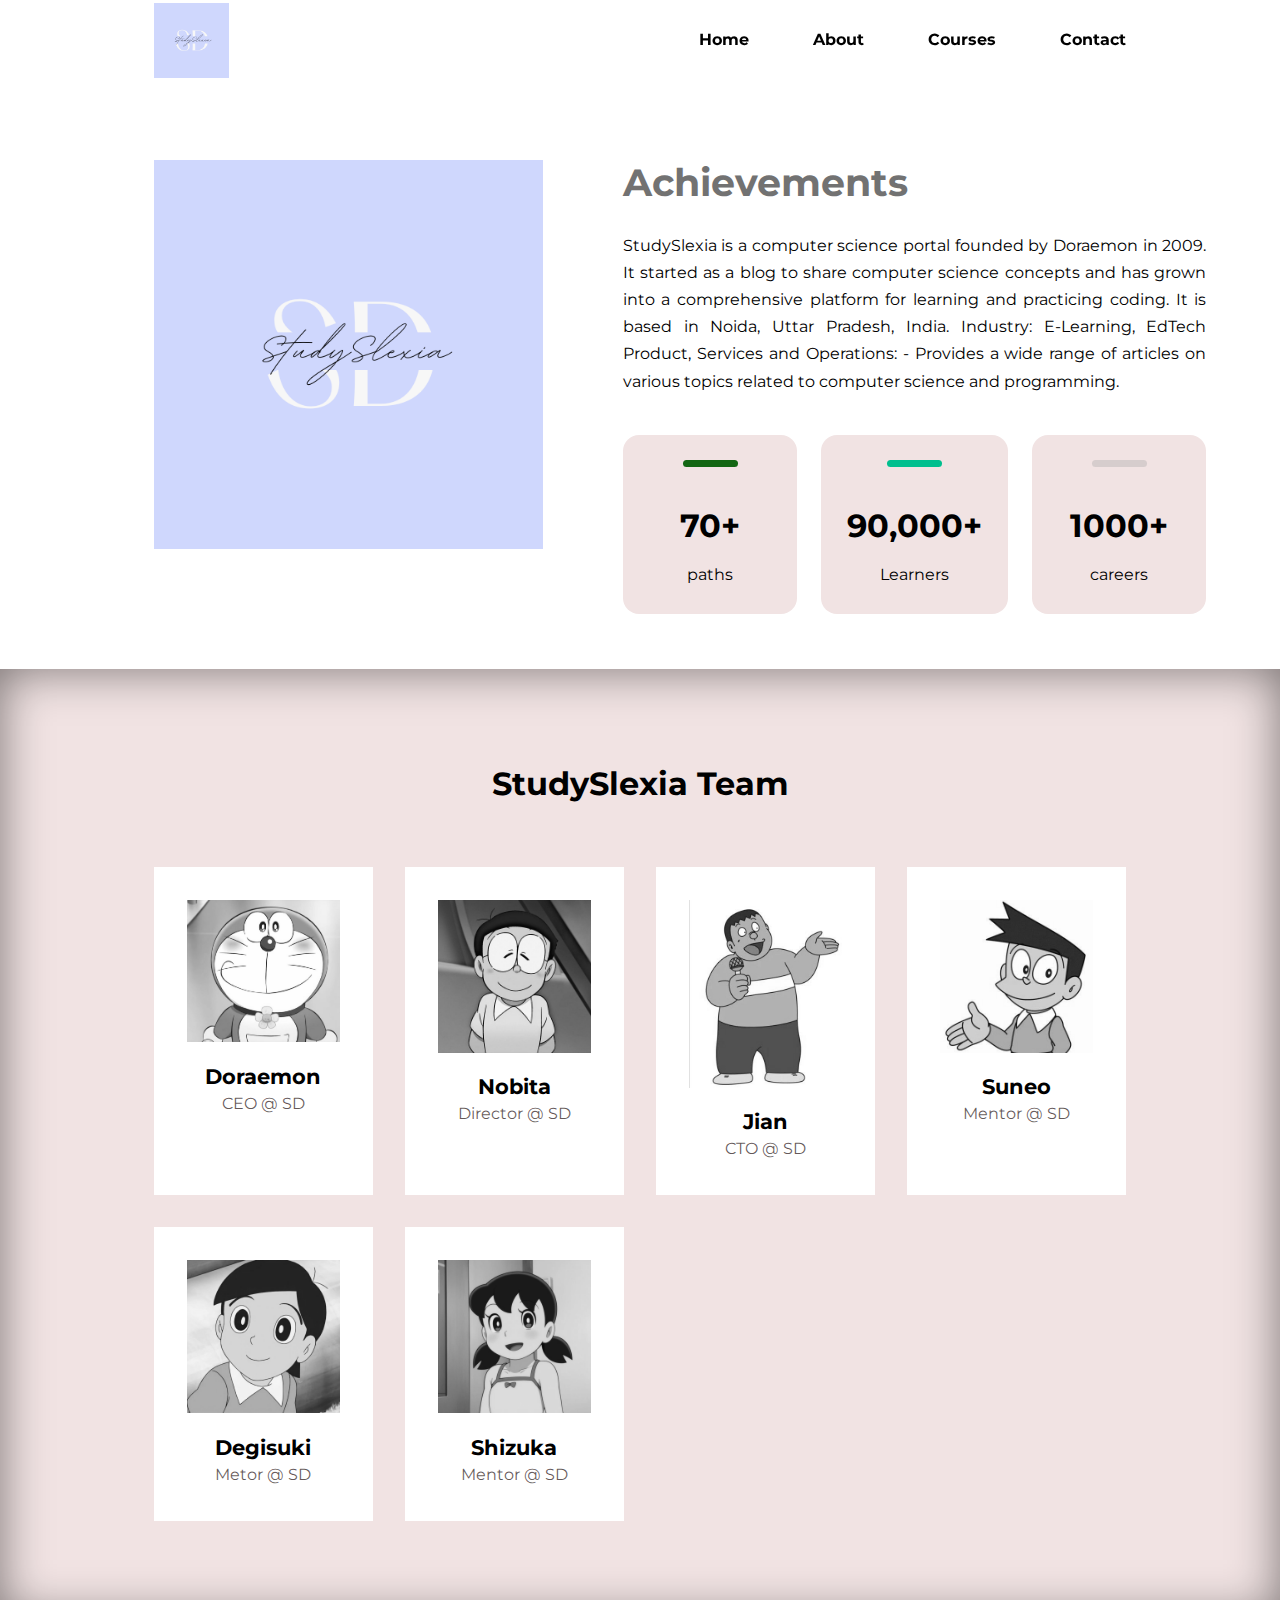
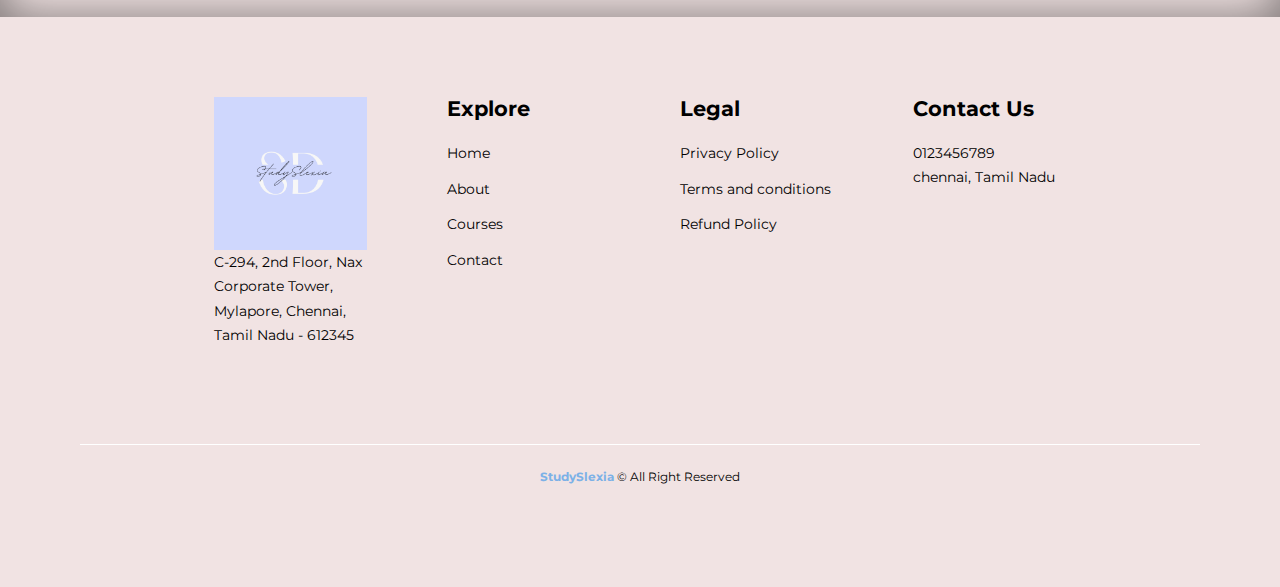
<file: about.html>
<!-- -------------------------- about.html ------------------ -->

<!DOCTYPE html>
<html lang="en">

<head>
	<meta charset="UTF-8">
	<meta name="viewport" content=
"width=device-width, initial-scale=1.0">
	<link rel="shortcut icon" href=
"https://media.StudySlexia.org/wp-content/uploads/20240229175223/1st.png"
		type="image/x-icon">
	<title>StudySlexia</title> 

	<!------------Iconscout CDN--------------------->
	<link rel="stylesheet" href=
"https://unicons.iconscout.com/release/v4.0.8/css/line.css">
	<link rel="stylesheet" href="./style.css">
	<link rel="stylesheet" href="./about.css">

	<!-- --------------Google Fonts--------------------- -->
	<link rel="preconnect" href="https://fonts.googleapis.com">
	<link rel="preconnect" href="https://fonts.gstatic.com">
	<link href=
"https://fonts.googleapis.com/css2?family=Montserrat:ital,wght@0,100..900;1,100..900&display=swap"
		rel="stylesheet">

</head>

<body>
	<nav>
		<div class="container nav__container">
			<a href="index.html">
				<img src=
"StudySlexia.png"
					style="width: 75px;">
			</a>
			<ul class="nav__menu">
				<li><a href="./index.html">Home</a></li>
				<li><a href="./about.html">About</a></li>
				<li><a href="./courses.html">Courses</a></li>
				<li><a href="./contact.html">Contact</a></li>
			</ul>
			<button id="open-menu-btn">
				<i class="uil uil-bars"></i>
			</button>
			<button id="close-menu-btn">
				<i class="uil uil-multiply"></i>
			</button>
		</div>
	</nav>
	<!-- ===================End Navbar====================== -->
	<div class="about__achievements">
		<div class="container about__achievements-container">
			<div class="about__achievements-left">
				<img src="StudySlexia.png" alt="My Logo">

			</div>
			<div class="about__achievements-right">
				<h1 style="color: rgb(114, 114, 114);">
					Achievements
				</h1>
				<p style="text-align: justify;">
					StudySlexia is a computer science portal founded 
					by Doraemon in 2009. It started as a blog to share 
					computer science concepts and has grown into a comprehensive 
					platform for learning and practicing coding. It is based in 
					Noida, Uttar Pradesh, India. Industry: E-Learning, EdTech 
					Product, Services and Operations: - Provides a wide range of 
					articles on various topics related to computer science and 
					programming.
				</p>
				<div class="achievements__cards">
					<article class="achievement_card">
						<span class="achievement__icon">
							<i class="uil uil-video"></i>
						</span>
						<h2>70+</h2>
						<p>paths</p>
					</article>

					<article class="achievement_card">
						<span class="achievement__icon">
							<i class="uil uil-users-alt"></i>
						</span>
						<h2>90,000+</h2>
						<p>Learners</p>
					</article>

					<article class="achievement_card">
						<span class="achievement__icon">
							<i class="uil uil-trophy"></i>
						</span>
						<h2>1000+</h2>
						<p>careers</p>
					</article>
				</div>
			</div>
		</div>
	</div>
	<br><br>
	<!-- =================End Achievements======================= -->
	<section class="team">
		<h2>StudySlexia Team</h2>
		<div class="container team__container">
			<article class="team__member">
				<div class="team__member-image">
					<img src=
"Doraemon.png">
				</div>
				<div class="team__member-info">
					<h4>Doraemon</h4>
					<p>CEO @ SD</p>
				</div>
				<div class="team__member-socials">
					<a href="#" target="_blank">
						<i class="uil uil-instagram"></i>
					</a>
					<a href="#" target="_blank">
						<i class="uil uil-twitter-alt"></i>
					</a>
					<a href="#" target="_blank">
						<i class="uil uil-linkedin-alt"></i>
					</a>
				</div>
			</article>

			<article class="team__member">
				<div class="team__member-image">
					<img src=
"Nobita.png">
				</div>
				<div class="team__member-info">
					<h4>Nobita</h4>
					<p>Director @ SD</p>
				</div>
				<div class="team__member-socials">
					<a href="#" target="_blank">
						<i class="uil uil-instagram"></i>
					</a>
					<a href="#" target="_blank">
						<i class="uil uil-twitter-alt"></i>
					</a>
					<a href="#" target="_blank">
						<i class="uil uil-linkedin-alt"></i>
					</a>
				</div>
			</article>

			<article class="team__member">
				<div class="team__member-image">
					<img src=
"Jian.png">
				</div>
				<div class="team__member-info">
					<h4>Jian</h4>
					<p>CTO @ SD</p>
				</div>
				<div class="team__member-socials">
					<a href="#" target="_blank">
						<i class="uil uil-instagram"></i>
					</a>
					<a href="#" target="_blank">
						<i class="uil uil-twitter-alt"></i>
					</a>
					<a href="#" target="_blank">
						<i class="uil uil-linkedin-alt"></i>
					</a>

				</div>
			</article>

			<article class="team__member">
				<div class="team__member-image">
					<img src=
"Suneo.png">
				</div>
				<div class="team__member-info">
					<h4>Suneo</h4>
					<p>Mentor @ SD</p>
				</div>

				<div class="team__member-socials">
					<a href="#" target="_blank">
						<i class="uil uil-instagram"></i>
					</a>
					<a href="#" target="_blank">
						<i class="uil uil-twitter-alt"></i>
					</a>
					<a href="#" target="_blank">
						<i class="uil uil-linkedin-alt"></i>
					</a>

				</div>
			</article>

			<article class="team__member">
				<div class="team__member-image">
					<img src=
"Degisuki.png">
				</div>
				<div class="team__member-info">
					<h4>Degisuki</h4>
					<p>Metor @ SD</p>
				</div>

				<div class="team__member-socials">
					<a href="#" target="_blank">
						<i class="uil uil-instagram"></i>
					</a>
					<a href="#" target="_blank">
						<i class="uil uil-twitter-alt"></i>
					</a>
					<a href="#" target="_blank">
						<i class="uil uil-linkedin-alt"></i>
					</a>

				</div>
			</article>

			<article class="team__member">
				<div class="team__member-image">
					<img src=
"Shizuka.jpeg">
				</div>
				<div class="team__member-info">
					<h4>Shizuka</h4>
					<p>Mentor @ SD</p>
				</div>
				<div class="team__member-socials">
					<a href="#" target="_blank">
						<i class="uil uil-instagram"></i>
					</a>
					<a href="#" target="_blank">
						<i class="uil uil-twitter-alt"></i>
					</a>
					<a href="#" target="_blank">
						<i class="uil uil-linkedin-alt"></i>
					</a>
				</div>
			</article>

			
		</div>
	</section>
	<!-- =======================End Achievements==================== -->

	<!-- =================================Footer===================== -->

	<footer>
		<div class="container footer__container">
			<div class="footer__1">
				<a href="./index.html" class="footer__logo">
					<a href="./index.html">
						<img src=
"StudySlexia.png">
					</a>
				</a>
				<p>
					<i class="uil uil-location-point"></i> 
					C-294, 2nd Floor, Nax 
					Corporate Tower, Mylapore, 
					Chennai, Tamil Nadu - 612345
				</p>
			</div>
			<div class="footer__2">
				<h4>Explore</h4>
				<ul class="permalinks">
					<li><a href="./index.html">Home</a></li>
					<li><a href="./about.html">About</a></li>
					<li><a href="./courses.html">Courses</a></li>
					<li><a href="./contact.html">Contact</a></li>
				</ul>
			</div>

			<div class="footer__3">
				<h4>Legal</h4>
				<ul class="privacy">
					<li>
						<a href="#">Privacy Policy</a>
					</li>
					<li>
						<a href="#">Terms and conditions</a>
					</li>
					<li>
						<a href="#">Refund Policy</a>
					</li>
				</ul>
			</div>
			<div class="footer__4">
				<h4>Contact Us</h4>
				<div>
					<p>0123456789</p>
					<p>chennai, Tamil Nadu</p>
				</div>
				<ul class="footer__socials">
					<li>
						<a href="#">
							<i class="uil uil-facebook-f"></i>
						</a>
					</li>
					<li>
						<a href="#">
							<i class="uil uil-instagram-alt"></i>
						</a>
					</li>
					<li>
						<a href="#">
							<i class="uil uil-twitter"></i>
						</a>
					</li>
					<li>
						<a href="#">
							<i class="uil uil-linkedin-alt"></i>
						</a>
					</li>
				</ul>
			</div>

		</div>
		<div class="footer__copyright">
			<small> 
				<strong style="color: rgb(124, 177, 231);">
					StudySlexia
				</strong> 
				© All Right Reserved
			</small>
		</div>
	</footer>

	<!-- ============================End Footer=========================== -->
	<script src="./script.js"></script>


</body>

</html>
</file>
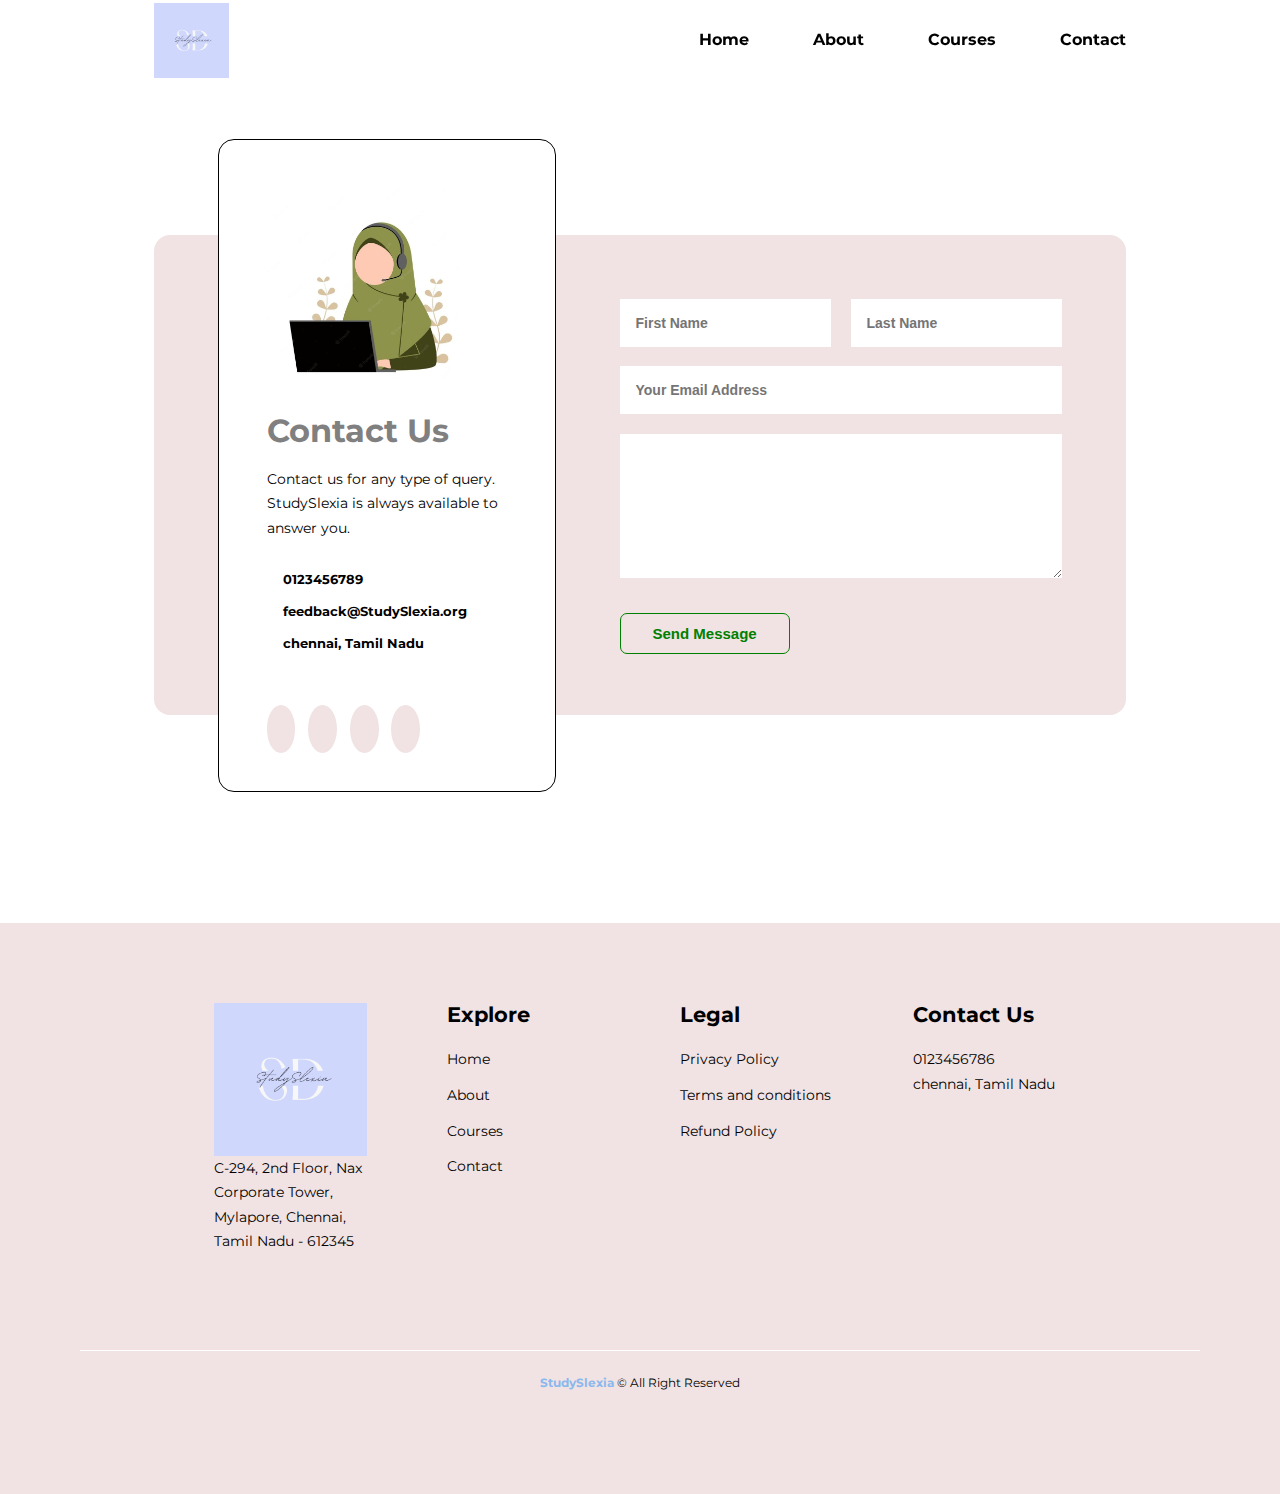
<file: contact.html>
<!-- ------------ contact.html------------ -->

<!DOCTYPE html>
<html lang="en">

<head>
	<meta charset="UTF-8">
	<meta name="viewport" content=
"width=device-width, initial-scale=1.0">
	<link rel="shortcut icon" href=
"https://media.geeksforgeeks.org/wp-content/uploads/20240229175223/1st.png"
		type="image/x-icon">

	<title>StudySlexia</title>

	<!------------Iconscout CDN--------------------->
	<link rel="stylesheet" href=
"https://unicons.iconscout.com/release/v4.0.8/css/line.css">
	<link rel="shortcut icon" href=
"https://i.ibb.co/LnKMFN8/geeksforgeeks-logo-removebg-preview.png"
		type="image/x-icon">
	<link rel="stylesheet" href="./style.css">
	<link rel="stylesheet" href="./contact.css">

	<!-- --------------Google Fonts--------------------- -->
	<link rel="preconnect" href=
"https://fonts.googleapis.com">
	<link rel="preconnect" href=
"https://fonts.gstatic.com">
	<link href=
"https://fonts.googleapis.com/css2?family=Montserrat:ital,wght@0,100..900;1,100..900&display=swap"
		rel="stylesheet">


	<!-- ----------------Swiper JS------------------------------ -->
	<link rel="stylesheet" href=
"https://cdn.jsdelivr.net/npm/swiper@11/swiper-bundle.min.css" />
</head>

<body>
	<nav>
		<div class="container nav__container">
			<a href="./index.html">
				<img src=
"StudySlexia.png" alt=""
					style="max-width: 75px;">
			</a>
			<ul class="nav__menu">
				<li><a href="./index.html">Home</a></li>
				<li><a href="./about.html">About</a></li>
				<li><a href="./courses.html">Courses</a></li>
				<li><a href="./contact.html">Contact</a></li>
			</ul>
			<button id="open-menu-btn">
				<i class="uil uil-bars"></i>
			</button>
			<button id="close-menu-btn">
				<i class="uil uil-multiply"></i>
			</button>
		</div>
	</nav>

	<!-- ======================End Navbar================== -->

	<!-- ==========================Contact Page======================== -->
	<br>
	<section class="contact">
		<div class="container contact__container">
			<aside class="contact__aside">
				<div class="aside__image">
					<img src=
"call.jpeg" alt="">
				</div>
				<h2 style="color: gray;">Contact Us</h2>
				<p>
					Contact us for any type of query. StudySlexia 
					is always available to answer you.
				</p>

				<ul class="contact__details">
					<li>
						<i class="uil uil-phone-times"></i>
						<h5>0123456789</h5>
					</li>
					<li>
						<i class="uil uil-envelope"></i>
						<h5>feedback@StudySlexia.org</h5>
					</li>
					<li>
						<i class="uil uil-location-point"></i>
						<h5>chennai, Tamil Nadu </h5>
					</li>
					<li>
				</ul>
				<ul class="contact__socials">
					<li>
						<a href="">
							<i class="uil uil-facebook-f"></i>
						</a>
					</li>
					<li>
						<a href="">
							<i class="uil uil-instagram"></i>
						</a>
					</li>
					<li>
						<a href="">
						<i class="uil uil-twitter"></i>
						</a>
					</li>
					<li>
						<a href="">
							<i class="uil uil-linkedin-alt"></i>
						</a>
					</li>
				</ul>

			</aside>

			<form class="contact__form">
				<div class="form__name">
					<input type="text" name="First Name"
						placeholder="First Name" required>
					<input type="text" name="Last Name"
						placeholder="Last Name" required>
				</div>
				<input type="email" name="Email Address"
					placeholder="Your Email Address" required>
				<textarea name="Message" rows="7"
					placeholder="Message" required>
				</textarea>
				<button type="submit" class="btn btn-primary">
					Send Message
				</button>
			</form>
		</div>
	</section>

	<!-- =====================End Contact Page=================================== -->

	<!-- =================================Footer===================== -->

	<footer>
		<div class="container footer__container">
			<div class="footer__1">
				<a href="./index.html" class="footer__logo">
					<a href="./index.html">
						<img src=
"StudySlexia.png" alt="">
					</a>
				</a>
				<p>
					<i class="uil uil-location-point"></i> 
					C-294, 2nd Floor, Nax 
					Corporate Tower, Mylapore,
					Chennai, Tamil Nadu - 612345
				</p>
			</div>
			<div class="footer__2">
				<h4>Explore</h4>
				<ul class="permalinks">
					<li><a href="./index.html">Home</a></li>
					<li><a href="./about.html">About</a></li>
					<li><a href="./courses.html">Courses</a></li>
					<li><a href="./contact.html">Contact</a></li>
				</ul>
			</div>

			<div class="footer__3">
				<h4>Legal</h4>
				<ul class="privacy">
					<li><a href="#">Privacy Policy</a></li>
					<li><a href="#">Terms and conditions</a></li>
					<li><a href="#">Refund Policy</a></li>
				</ul>
			</div>
			<div class="footer__4">
				<h4>Contact Us</h4>
				<div>
					<p>0123456786</p>
					<p>chennai, Tamil Nadu</p>
				</div>
				<ul class="footer__socials">
					<li>
						<a href="#">
							<i class="uil uil-facebook-f"></i>
						</a>
					</li>
					<li>
						<a href="#">
							<i class="uil uil-instagram-alt"></i>
						</a>
					</li>
					<li>
						<a href="#">
							<i class="uil uil-twitter"></i>
						</a>
					</li>
					<li>
						<a href="#">
							<i class="uil uil-linkedin-alt"></i>
						</a>
					</li>
				</ul>
			</div>

		</div>
		<div class="footer__copyright">
			<small> 
				<strong style="color: rgb(139, 184, 237);">
					StudySlexia
				</strong> 
				© All Right Reserved
			</small>
		</div>
	</footer>

	<!-- ============================End Footer=========================== -->
	<script src=
"https://cdn.jsdelivr.net/npm/swiper@11/swiper-bundle.min.js">
	</script>
	<script src="./script.js"></script>
</body>

</html>
</file>
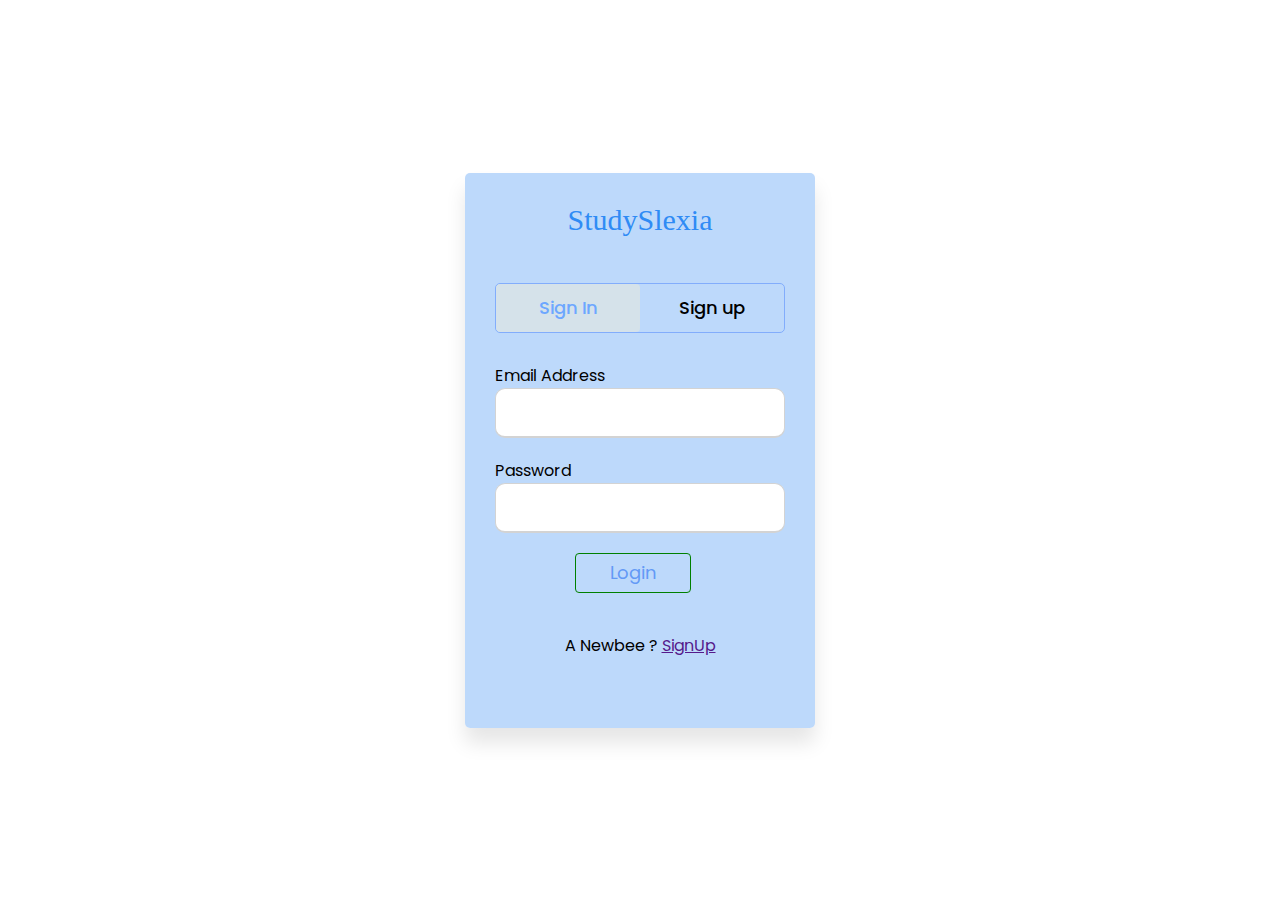
<file: login.html>
<!-- ================= login.html============ -->
<!DOCTYPE html>
<html lang="en" dir="ltr">
<head>
	<meta charset="utf-8" />
	<title>
		Login and Registration Form in HTML | StudySlexia
	</title>
	<meta name="viewport" content="width=device-width, initial-scale=1.0" />
	<link rel="stylesheet" href="./login.css">
</head>

<body>

	<div class="wrapper">
		<div class="title-text">
			<div class="title login"> 
				<a href="./index.html" class="title login" style="text-decoration: none;">
					StudySlexia
				</a>
			</div>
			<div class="title signup"> 
				<a href="./index.html" class="title login" style="text-decoration: none;">
					StudySlexia
				</a>
			</div>
			<br /><br />
		</div>
		<div class="form-container">
			<div class="slide-controls">
				<input type="radio" name="slide" id="login" checked />
				<input type="radio" name="slide" id="signup" />
				<label for="login" class="slide login">
					Sign In
				</label>
				<label for="signup" class="slide signup">
					Sign up
				</label>
				<div class="slider-tab"></div>
			</div>
			<div class="form-inner">
				<form action="#" class="login">
					<div class="field">
						<label for="">Email Address</label>
						<input type="text" placeholder="" required />
					</div>
					<br />
					<div class="field">
						<label>Password</label>
						<input type="password" placeholder="" required />
					</div>
					<br />
					<div class="field btn">
						<input type="submit" value="Login" />
					</div>
					<div class="signup-link">
						A Newbee ? 
						<a href="">SignUp</a>
					</div>
				</form>
				<form action="#" class="signup">
					<div class="field">
						<label for="">Full Name</label>
						<input type="text" placeholder="" required />
					</div>
					<br />
					<div class="field">
						<label for="">Email Address</label>
						<input type="email" placeholder="" required />
					</div>
					<br />
					<div class="field">
						<label for="">Password</label>
						<input type="password" placeholder="" required />
					</div>
					<br />
					<div class="field btn">
						<input type="submit" value="Signup" />
					</div>
				</form>
			</div>
		</div>
	</div>

	<script src="./login.js"></script>
</body>
</html>
</file>
<file: style.css>
/* -------------------- style.css ---------------------- */

* {
	margin: 0;
	padding: 0;
	border: 0;
	outline: 0;
	text-decoration: none;
	list-style-type: none;
	box-sizing: border-box;
}

:root {
	--color-primary: rgb(214, 205, 205);
	--color-success: #00bf8e;
	--color-warning: #f7c94b;
	--color-danger: rgb(19, 102, 19);
	--color-danger-varient: rgba(247, 88, 66, 0.4);
	--color-white: black;
	--color-light: rgba(30, 14, 14, 0.7);
	--color-black: #000;
	--color-bg: white;
	--color-bg1: rgb(241, 227, 227);
	--color-bg2: white;
	--container-width-lg: 76%;
	--container-width-md: 90%;
	--container-width-sm: 94%;
	--transition: all 400ms ease;
}

body {
	font-family: "Montserrat", sans-serif;
	line-height: 1.7;
	color: var(--color-white);
	background-color: var(--color-bg);
}

.container {
	width: var(--container-width-lg);
	margin: 0 auto;
}

section {
	padding: 6rem 0;
}

section h2 {
	text-align: center;
	margin-bottom: 4rem;
}

h1,
h2,
h3,
h4,
h5 {
	line-height: 1.2;
}

h1 {
	font-size: 2.4rem;
}

h2 {
	font-size: 2rem;
}

h3 {
	font: 1.6rem;
}

h4 {
	font-size: 1.3rem;
}

a {
	color: var(--color-white);
}

img {
	width: 100%;
	display: block;
	object-fit: cover;

}

.btn {
	display: inline-block;
	background: white;
	color: green;
	padding: 0.7rem 2rem;
	border: 1px solid green;
	font-weight: 500;
	border-radius: 7px;
	transition: var(--transition);
}

.btn:hover {
	background: green;
	color: white;
	border-color: green;
}

.btn-primary {
	background: transparent;
	color: green;
}

/* Navbar*/
nav {
	background: transparent;
	width: 100vw;
	height: 5rem;
	position: fixed;
	top: 0;
	z-index: 11;
}

/* change navbar styles on scroll */

.window-scroll {
	background: var(--color-primary);
	box-shadow: 0 1rem 2rem rgba(0, 0, 0, 0.2);

}

.nav__container {
	height: 100%;
	display: flex;
	justify-content: space-between;
	align-items: center;
}

nav button {
	display: none;
}

.nav__menu {
	display: flex;
	align-items: center;
	gap: 4rem;
}

.nav__menu a {
	font-size: 1rem;
	font-weight: bold;
	transition: var(--transition);
}

.nav__menu a:hover {
	color: green;

}

/* Header================ */
header {
	position: relative;
	top: 5rem;
	overflow: hidden;
	height: 70vh;
	margin-bottom: 5rem;
}

header h1 {
	color: rgb(63, 60, 60);
}

.header__container {
	display: grid;
	grid-template-columns: 1fr 1fr;
	align-items: center;
	gap: 5rem;
	height: 100%;
}

.header__left p {
	margin: 1rem 0 2.4rem;
}

/* =Categories======= */
.categories {
	background: var(--color-bg1);
	height: 32rem;
}

.categories h1 {
	line-height: 1;
	margin-bottom: 3rem;
	color: rgb(93, 87, 87);
}

.categories__container {
	display: grid;
	grid-template-columns: 40% 60%;
}

.categories__left {
	margin-right: 4rem;

}

.categories__left p {
	margin: 1rem 0 3rem;
}

.categories__right {
	display: grid;
	grid-template-columns: repeat(3, 1fr);
	margin-top: -70px;
	gap: 1.2rem;
}

.category {
	background: var(--color-bg2);
	padding: 2rem;
	border-radius: 2rem;
	transition: var(--transition);
	border: 0.5px solid gray;
}

.category:hover {
	box-shadow: 0 3rem 3rem rgba(0, 0, 0, 0.3);
	z-index: 1;
}

.category:nth-child(2) .category__icon {
	background: var(--color-danger);
}

.category:nth-child(3) .category__icon {
	background: var(--color-success);
}

.category:nth-child(4) .category__icon {
	background: var(--color-warning);
}

.category:nth-child(5) .category__icon {
	background: var(--color-success);
}

.category:nth-child(6) .category__icon {
	background: var(--color-bg1);
}

.category__icon {
	background: var(--color-primary);
	padding: 0.7rem;
	border-radius: 0.9rem;
}

.category h5 {
	margin: 2rem 0 1rem;
}

.category p {
	font-size: 0.85rem;
}

/* ===Courses============== */
.courses {
	margin-top: 10rem;
}

.courses__container {
	display: grid;
	grid-template-columns: repeat(3, 1fr);
	gap: 2rem;
}

.course {
	background: var(--color-bg1);
	box-shadow: 0 2rem 2rem rgba(0, 0, 0, 0.4);
	text-align: center;
	border: 1px solid transparent;
	transition: var(--transition);
}

.course:hover {
	background: transparent;
	border-color: var(--color-primary);
}

.course__info {
	padding: 2rem;
}

.course__info p {
	margin: 1.2rem 0 2rem;
	font-size: 0.9rem;

}

/* FAQ */
.faqs {
	background: var(--color-bg1);
	box-shadow: insert 0 0 3rem rgba(0, 0, 0, 0.5);
}

.faqs__container {
	display: grid;
	grid-template-columns: 1fr 1fr;
	gap: 1rem;
}

.faq {
	padding: 2rem;
	display: flex;
	align-items: center;
	gap: 1.0rem;
	height: fit-content;
	background: rgb(251, 250, 250);
	cursor: pointer;
}

.faq h4 {
	font-size: 1rem;
	line-height: 2.2;
}

.faq__icon {
	align-self: flex-start;
	font-size: 1.2rem;
}

.faq p {
	margin-top: 0.8rem;
	display: none;
}

.faq.open p {
	display: block;
}

/* Testimonial */
.testimonials__container {
	overflow-x: hidden;
	position: relative;
	margin-bottom: 5rem;
}

.testimonial {
	padding-top: 2rem;
}

.avatar {
	width: 7rem;
	height: 7rem;
	border-radius: 50%;
	overflow: hidden;
	margin: 0 auto 0.5rem;
	border: 1rem solid var(--color-bg);
}

.testimonial__info {
	text-align: center;
}

.testimonial__body {
	background: var(--color-primary);
	padding: 1.5rem;
	margin-top: 3rem;
	position: relative;
}

.testimonial__body::before {
	content: '';
	display: block;
	background: 
		linear-gradient(135deg, transparent, 
		var(--color-primary), var(--color-primary), 
		var(--color-primary));
	width: 3rem;
	height: 3rem;
	left: 50%;
	top: -1.5rem;
	position: absolute;
	transform: rotate(45deg);
}

/* =Footer=*/
footer {
	background: var(--color-bg1);
	padding: 5rem;
	font-size: 0.9rem;
}

.footer__container {
	display: grid;
	grid-template-columns: repeat(4, 1fr);
	gap: 5rem;
}

.footer__container>div h4 {
	margin-bottom: 1.2rem;
}

.footer__1 p {
	margin: 0 0 2rem;
}

footer ul li {
	margin-bottom: 0.7rem;
}

footer ul li a:hover {
	text-decoration: underline;
}

.footer__socials {
	display: flex;
	gap: 1rem;
	font-size: 1.2rem;
	margin-top: 2rem;
}

.footer__copyright {
	text-align: center;
	margin-top: 4rem;
	padding: 1.2rem 0;
	border-top: 1px solid var(--color-bg2);
}


/* Move Icon */

.header__right-image img {
	/* Set initial position */
	position: relative;
	animation: 
		moveUpDown 2s infinite 
		alternate ease-in-out;
}

@keyframes moveUpDown {
	0% {
		transform: translateY(0);
		/* Start position */
	}

	100% {
		transform: translateY(20px);
		/* End position - adjust as needed*/
	}
}

/* Move FAQ Feature */

.faq:hover {
	transform: scale(1.05);
	box-shadow: 0 0 20px rgba(0, 0, 0, 0.1);
	transition: transform 0.3s ease, box-shadow 0.3s ease;
}

.faq {
	transition: transform 0.3s ease, box-shadow 0.3s ease;
	cursor: pointer;
}


/* Media Queries (Tablets) */

@media screen and (max-width: 1024px) {
	.container {
		width: var(--container-width-md);
	}

	h1 {
		font-size: 2.2rem;
	}

	h2 {
		font-size: 1.7rem;
	}

	h3 {
		font-size: 1.4rem;
	}

	h4 {
		font-size: 1.2rem;
	}

	/* Navbar */
	nav button {
		display: inline-block;
		background: transparent;
		font-size: 1.8rem;
		color: var(--color-white);
		cursor: pointer;
	}

	nav button#close-menu-btn {
		display: none;
	}

	.nav__menu {
		position: fixed;
		top: 5rem;
		right: 5%;
		height: fit-content;
		width: 18rem;
		flex-direction: column;
		gap: 0;
		display: none;
	}

	.nav__menu li {
		width: 100%;
		height: 5.8rem;
		animation: animateNavItems 400ms linear forwards;
		transform-origin: top right;
		opacity: 0;
	}

	.nav__menu li:nth-child(2) {
		animation-delay: 200ms;
	}

	.nav__menu li:nth-child(3) {
		animation-delay: 400ms;
	}

	.nav__menu li:nth-child(4) {
		animation-delay: 600ms;
	}

	@keyframes animateNavItems {
		0% {
			transform: rotateZ(-90deg);
		}

		100% {
			transform: rotateZ(0);
			opacity: 1;
		}
	}

	.nav__menu li a {
		background: var(--color-primary);
		box-shadow: -4rem 6rem 10rem rgba(0, 0, 0, 0.6);
		width: 100%;
		height: 100%;
		display: grid;
		place-items: center;
	}

	.nav__menu li a:hover {
		background: var(--color-bg2);
		color: var(--color-white);
	}

	/* Header */
	header {
		height: 52vh;
		margin-bottom: 4rem;
	}

	.header__container {
		gap: 0;
		padding-bottom: 3rem;
	}

	/* Categories */
	.categories {
		height: auto;
	}

	.categories__container {
		grid-template-columns: 1fr;
		gap: 3rem;
	}

	.categories__left {
		margin-right: 0;
	}

	/* Course */
	.courses {
		margin-top: 0;
	}

	.courses__container {
		grid-template-columns: 1fr 1fr;
	}

	/* FAQs */
	.faqs__container {
		grid-template-columns: 1fr;
	}

	.faq {
		padding: 1.5rem;
	}

	/* Footer */
	.footer__container {
		grid-template-columns: 1fr 1fr;
	}
}

/* Media Query (Phone) */
@media screen and (max-width:600px) {
	.container {
		width: var(--container-width-sm);
	}

	/* Navbar*/
	.nav__menu {
		right: 3%;
	}

	/* Header=============== */
	header {
		height: 100vh;
	}

	.header__container {
		grid-template-columns: 1fr;
		text-align: center;
		margin-top: 0rem;
	}

	.header__left p {
		margin-bottom: 1.3rem;
	}

	/* Category*/
	.categories__right {
		grid-template-columns: 1fr 1fr;
		gap: 0.7rem;
	}

	.category {
		padding: 1rem;
		border-radius: 1rem;
	}

	.category__icon {
		margin-top: 4px;
		display: inline-block;
	}

	/* Courses==================/ */
	.courses__container {
		grid-template-columns: 1fr;
	}

	/* Testimonial=========== */
	.testimonial__body {
		padding: 1.2rem;
	}

	/* Footer */
	.footer__container {
		grid-template-columns: 1fr;
		text-align: center;
		gap: 2rem;
	}

	.footer__1 p {
		margin: 1rem auto;
	}

	.footer__socials {
		justify-content: center;
	}

}
</file>
<file: about.css>
/* -------------------- about.css ---------------------- */

/* =========================Achievements ================= */

.about__achievements {
	margin-top: 10rem;
}

.about__achievements-container {
	display: grid;
	grid-template-columns: 40% 60%;
	gap: 5rem;
}

.about__achievements-right>p {
	margin: 1.6rem 0 2.5rem;

}

.achievements__cards {
	display: grid;
	grid-template-columns: repeat(3, 1fr);
	gap: 1.5rem;
}

.achievement_card {
	background: var(--color-bg1);
	padding: 1.6rem;
	border-radius: 1rem;
	text-align: center;
	transition: var(--transition);
}

.achievement_card:hover {
	background: var(--color-bg2);
	box-shadow: 0 3rem 3rem rgba(127, 18, 18, 0.3);
}

.achievement__icon {
	background: var(--color-danger);
	border-radius: 0.9rem;
	padding: 0.2rem;
	width: 55px;
	display: inline-block;
	margin-bottom: 2rem;
	font-size: 2rem;

}

.achievement_card:nth-child(2) .achievement__icon {
	background: var(--color-success);
}

.achievement_card:nth-child(3) .achievement__icon {
	background: var(--color-primary);
}

.achievement_card p {
	margin-top: 1rem;
}

/* ===========Achievement===================== */
.team {
	background: var(--color-bg1);
	box-shadow: inset 0 0 3rem rgba(0, 0, 0, 0.5);
}

.team__container {
	display: grid;
	grid-template-columns: repeat(4, 1fr);
	gap: 2rem;
}

.team__member {
	background: var(--color-bg2);
	padding: 2rem;
	border: 1px solid transparent;
	transition: var(--transition);
	position: relative;
	overflow: hidden;
}

.team__member:hover {
	background: transparent;
	border-color: var(--color-primary);
}

.team__member-image img {
	filter: saturate(0);
}

.team__member:hover img {
	filter: saturate(1);
}

.team__member-info {
	text-align: center;
	margin-top: 1.4rem;
}

.team__member-info p {
	color: var(--color-light);
}

.team__member-socials {
	position: absolute;
	top: 50%;
	transform: translateY(-50%);
	right: -100%;
	display: flex;
	flex-direction: column;
	background: var(--color-primary);
	border-radius: 1rem 0 0 1rem;
	box-shadow: -2rem 0 2rem rgba(0, 0, 0, 0.3);
	transition: var(--transition);
}

.team__member:hover .team__member-socials {
	right: 0;

}

.team__member-socials a {
	padding: 1rem;
}

/* ================Move icon================= */

.about__achievements-left img {
	position: relative;
	animation: moveUpDown 2s infinite alternate ease-in-out;
}

@keyframes moveUpDown {
	0% {
		transform: translateY(0);
		/* Start position */
	}

	100% {
		transform: translateY(20px);
		/* End position - adjust asneeded*/
	}
}

/* ====================Media Query (Tablet)=============== */
@media screen and (max-width: 1024px) {
	.about__achievements {
		margin-top: 2rem;
	}

	.about__achievements-container {
		grid-template-columns: 1fr;
		gap: 4rem;
	}

	.about__achievements-left {
		width: 80%;
		margin: 0 auto;
	}

	.team__container {
		grid-template-columns: repeat(3, 1fr);
		gap: 1.5rem;
	}

	.team__member {
		padding: 1rem;
	}
}

/* ===============Media Query (Phone)=============== */
@media screen and (max-width: 600px) {
	.achievements__cards {
		grid-template-columns: 1fr 1fr;
		gap: 0.7rem;
	}

	.team__container {
		grid-template-columns: 1fr 1fr;
		gap: 0.7rem;
	}

	.team__member {
		padding: 0;
	}

	.team__member p {
		margin-bottom: 1.5rem;
	}

}
</file>
<file: contact.css>
/* -------------------- contact.css ---------------------- */

.contact__container {
	background: var(--color-bg1);
	padding: 4rem;
	display: grid;
	grid-template-columns: 40% 60%;
	gap: 4rem;
	height: 30rem;
	margin: 7rem auto;
	border-radius: 1rem;

}

/* ================Aside======================= */
.contact__aside {
	padding: 3rem;
	border-radius: 1rem;
	position: relative;
	bottom: 10rem;
	background: var(--color-bg2);
	border: 1px solid black;
}

.aside__image {
	width: 12rem;
	margin-bottom: 2rem;
}

.contact__aside h2 {
	text-align: left;
	margin-bottom: 1rem;
}

.contact__aside p {
	font-size: 0.9rem;
	margin-bottom: 2rem;
}

.contact__details li {
	display: flex;
	gap: 1rem;
	align-items: center;
	margin-bottom: 1rem;
}

.contact__details li {
	display: flex;
	gap: 1rem;
	align-items: center;
	margin-bottom: 1rem;
}

.contact__socials {
	display: flex;
	gap: 0.8rem;
	margin-top: 3rem;
}

.contact__socials a {
	background: var(--color-bg1);
	padding: 0.9rem;
	border-radius: 50%;
	font-size: 1rem;
	transition: var(--transition);
}

.contact__socials a:hover {
	background: transparent;
}

/* ==============Form============== */
.contact__form {
	display: flex;
	flex-direction: column;
	gap: 1.2rem;
	margin-right: 4rem;
}

.form__name {
	display: flex;
	gap: 1.2rem;
}

.contact__form input[type="text"] {
	width: 50%;
}

input,
textarea {
	width: 100%;
	padding: 1rem;
	background: var(--color-bg);
	color: var(--color-white);
	font-weight: bold;
	font-size: 14px;
}

.contact__form .btn {
	width: max-content;
	margin-top: 1rem;
	cursor: pointer;
	font-weight: bold;
	font-size: 15px;
}

/* ==================== Media Query (Tablets)============ */
@media screen and (max-width: 1024px) {
	.contact {
		padding-bottom: 0;

	}

	.contact__container {
		gap: 1.5rem;
		margin-top: 3rem;
		height: auto;
		padding: 1.5rem;
	}

	.contact__aside {
		width: auto;
		padding: 1.5rem;
		bottom: 0;
	}

	.contact__form {
		align-self: center;
		margin-right: 1.5rem;
	}

}

/* ==================== Media Query (Phone)============ */
@media screen and (max-width: 600px) {
	.contact__container {
		grid-template-columns: 1fr;
		gap: 3rem;
		margin-top: 0;
		padding: 0;
	}

	.contact__form {
		margin: 0 1.5rem 3rem;
	}

	.form__name {
		flex-direction: column;
	}

	.form__name input[type="text"] {
		width: 100%;
	}

}
</file>
<file: login.css>
/* ============= login.css================ */

@import url(
"https://fonts.googleapis.com/css?family=Poppins:400,500,600,700&display=swap");

* {
	margin: 0;
	padding: 0;
	box-sizing: border-box;
	font-family: "Poppins", sans-serif;
}

html,
body {
	display: grid;
	height: 100%;
	width: 100%;
	place-items: center;
	background-color: rgb(255, 255, 255);
}

.wrapper {
	overflow: hidden;
	max-width: 350px;
	background: rgba(174, 209, 250, 0.815);
	padding: 30px;
	border-radius: 5px;
	box-shadow: 0px 15px 20px rgba(0, 0, 0, 0.1);
}

.wrapper .title-text {
	display: flex;
	width: 200%;
}

.wrapper .title {
	width: 50%;
	font-size: 30px;
	font-family: 
		"Times New Roman", Times, serif;
	color: rgb(47, 139, 245);
	font-weight: 300;
	text-align: center;
	transition: all 0.6s;
}


.wrapper .slide-controls {
	position: relative;
	display: flex;
	border-radius: 5px;
	overflow: hidden;
	margin: 30px 0 10px 0;
	justify-content: center;
	border: 1px solid rgb(130, 173, 252);
}

.slide-controls .slide {
	height: 100%;
	width: 100%;
	color: #6da7ff;
	font-size: 18px;
	font-weight: 500;
	text-align: center;
	line-height: 48px;
	cursor: pointer;
	z-index: 1;
	transition: all 0.6s ease;
}

.slide-controls label.signup {
	color: #000;
}

.slide-controls .slider-tab {
	position: absolute;
	height: 100%;
	width: 50%;
	left: 0;
	z-index: 0;
	border-radius: 4px;
	background: rgb(213, 226, 234);
	transition: 
		all 0.6s cubic-bezier
		(0.68, -0.55, 0.265, 1.55);
}

input[type="radio"] {
	display: none;
}

#signup:checked~.slider-tab {
	left: 50%;
}

#signup:checked~label.signup {
	color: #fff;
	cursor: default;
	user-select: none;
}

#signup:checked~label.login {
	color: #000;
}

#login:checked~label.signup {
	color: #000;
}

#login:checked~label.login {
	cursor: default;
	user-select: none;
}

.wrapper .form-container {
	width: 100%;
	overflow: hidden;
}

.form-container .form-inner {
	display: flex;
	width: 200%;
}

.form-container .form-inner form {
	width: 50%;
	transition: 
	all 0.6s cubic-bezier
	(0.68, -0.55, 0.265, 1.55);
}

.form-inner form .field {
	height: 50px;
	width: 100%;
	margin-top: 20px;
}

.form-inner form .field input {
	height: 100%;
	width: 100%;
	outline: none;
	border-radius: 10px;
	padding-left: 10px;
	border: 1px solid lightgrey;
	border-bottom-width: 2px;
	transition: all 0.3s ease;
}

.form-inner form .field input:focus {
	border-color: green;
}

.form-inner form .field input::placeholder {
	color: #999;
	transition: all 0.3s ease;
}

form .field input:focus::placeholder {
	color: #b3b3b3;
}

.form-inner form .pass-link {
	margin-top: 5px;
}

.form-inner form .signup-link {
	text-align: center;
	margin-top: 30px;
}

form .btn input[type="submit"] {
	height: 80%;
	z-index: 1;
	position: relative;
	background: none;
	border: none;
	border: 1px solid green;
	padding-left: 0;
	width: 40%;
	margin-left: 80px;
	border-radius: 4px;
	color: rgb(99, 153, 246);
	background-color: transparent;
	font-size: 18px;
	cursor: pointer;
}

form .btn:hover input[type="submit"] {
	background-color: green;
	color: white;
}
</file>
